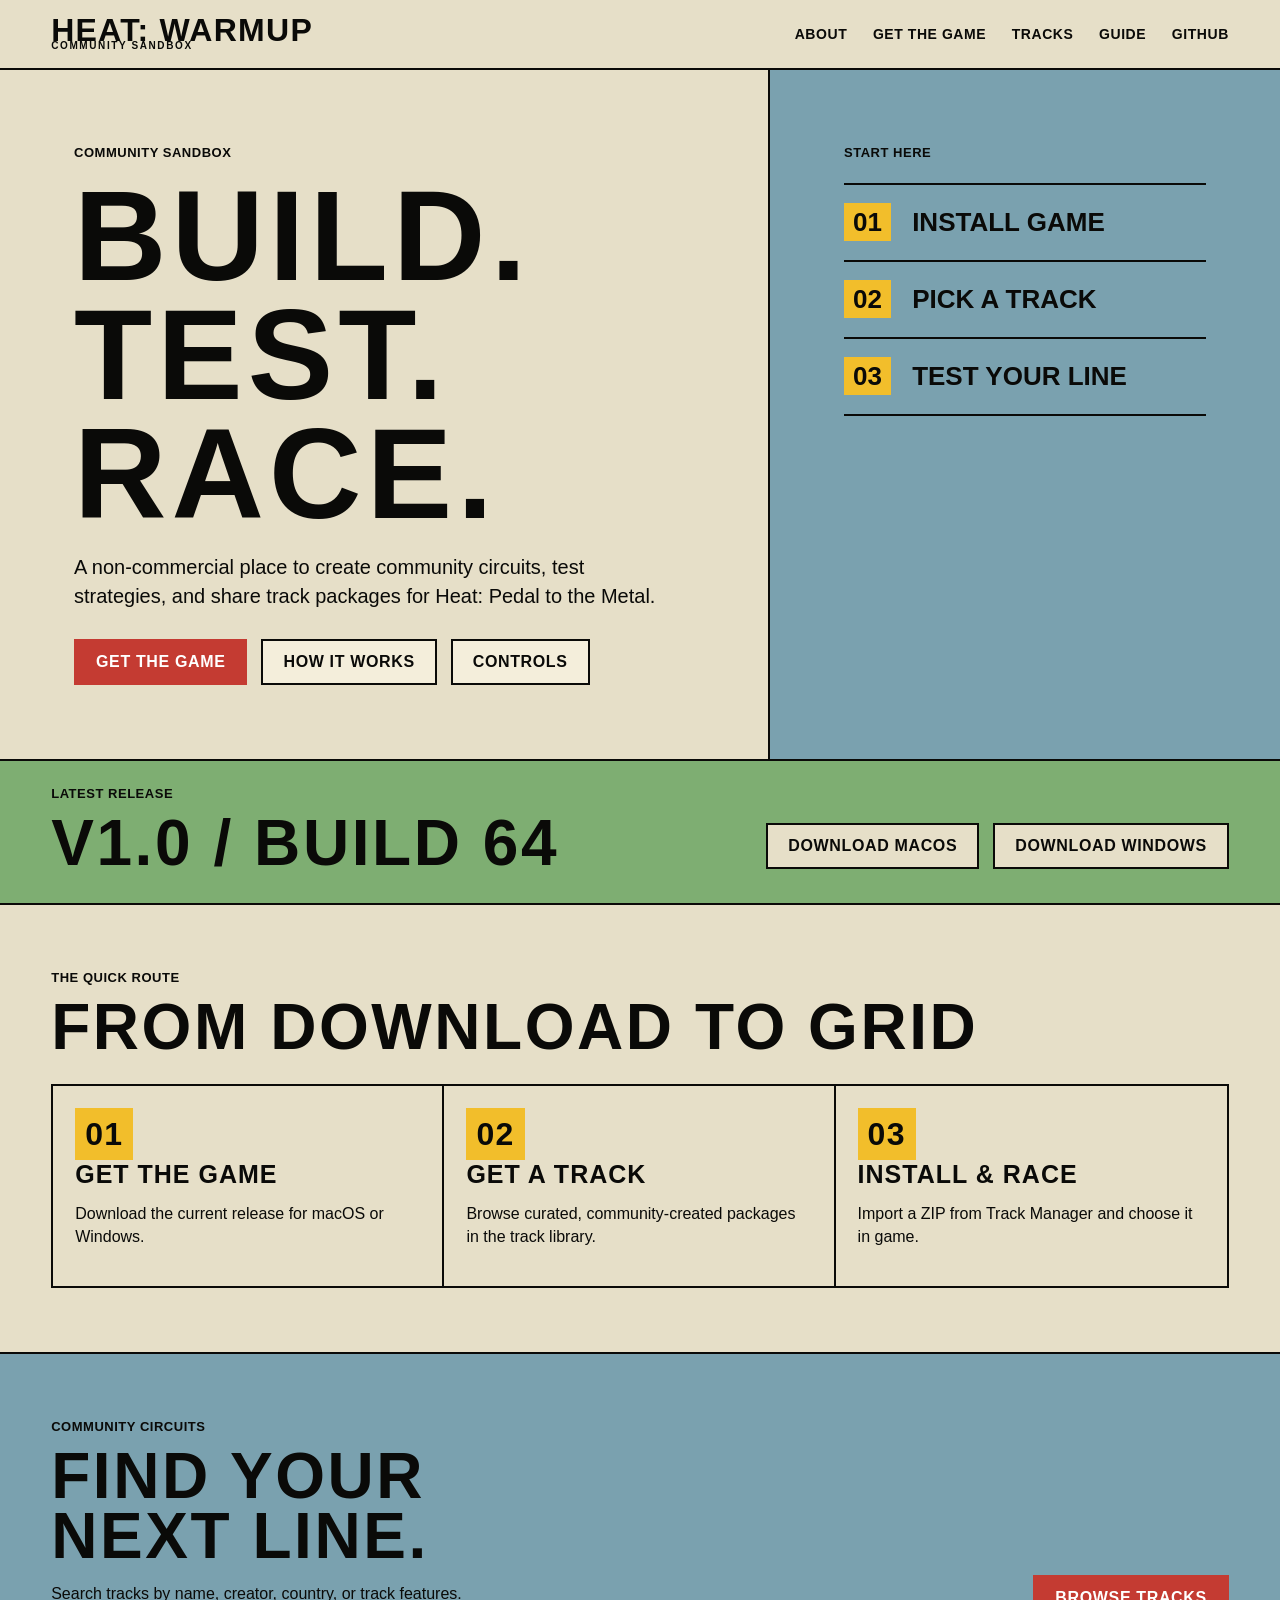
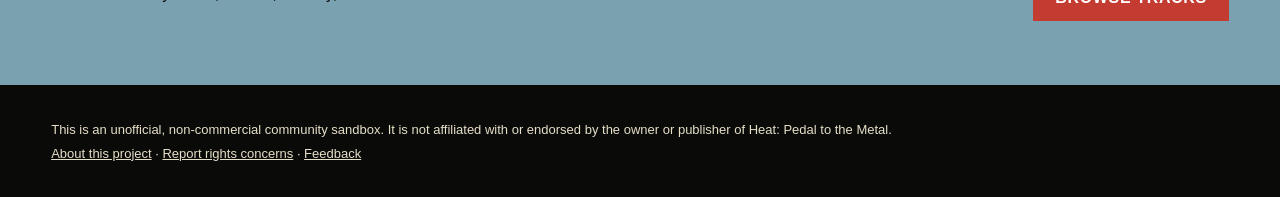
<file: index.html>
<!doctype html>
<html lang="en">
<head>
  <meta charset="utf-8">
  <meta name="viewport" content="width=device-width, initial-scale=1">
  <meta name="description" content="A non-commercial sandbox for community-created race tracks and strategy testing.">
  <title>HEAT: WARMUP — Community Sandbox</title>
  <link rel="stylesheet" href="assets/site.css">
</head>
<body>
  <a class="skip-link" href="#main">Skip to content</a>
  <header class="site-header">
    <a class="brand" href="index.html">HEAT: WARMUP <small>COMMUNITY SANDBOX</small></a>
    <nav aria-label="Main navigation">
      <a href="about.html">About</a><a href="#download">Get the game</a><a href="tracks.html">Tracks</a><a href="guide.html">Guide</a><a href="https://github.com/w1nterl0ng/heat-public">GitHub</a>
    </nav>
  </header>
  <main id="main">
    <section class="hero grid">
      <div>
        <p class="eyebrow">COMMUNITY SANDBOX</p>
        <h1>BUILD.<br>TEST.<br>RACE.</h1>
        <p class="lead">A non-commercial place to create community circuits, test strategies, and share track packages for Heat: Pedal to the Metal.</p>
        <div class="actions"><a class="button red" href="#download">GET THE GAME</a><a class="button" href="guide.html">HOW IT WORKS</a><a class="button" href="guide.html#controls">CONTROLS</a></div>
      </div>
      <aside class="pit-card" aria-label="Sandbox objectives">
        <p class="eyebrow">START HERE</p>
        <ol><li><b>01</b> INSTALL GAME</li><li><b>02</b> PICK A TRACK</li><li><b>03</b> TEST YOUR LINE</li></ol>
      </aside>
    </section>
    <section id="download" class="band green">
      <div><p class="eyebrow">LATEST RELEASE</p><h2 data-release-version>CHECKING RELEASE…</h2></div>
      <div class="platform-links" data-release-links><a class="button light" href="https://github.com/w1nterl0ng/heat-public/releases">VIEW DOWNLOADS</a></div>
    </section>
    <section class="section">
      <p class="eyebrow">THE QUICK ROUTE</p><h2>FROM DOWNLOAD TO GRID</h2>
      <div class="steps">
        <article><span>01</span><h3>GET THE GAME</h3><p>Download the current release for macOS or Windows.</p></article>
        <article><span>02</span><h3>GET A TRACK</h3><p>Browse curated, community-created packages in the track library.</p></article>
        <article><span>03</span><h3>INSTALL & RACE</h3><p>Import a ZIP from Track Manager and choose it in game.</p></article>
      </div>
    </section>
    <section class="callout grid">
      <div><p class="eyebrow">COMMUNITY CIRCUITS</p><h2>FIND YOUR<br>NEXT LINE.</h2><p>Search tracks by name, creator, country, or track features.</p></div>
      <a class="button red align-end" href="tracks.html">BROWSE TRACKS</a>
    </section>
  </main>
  <footer><p>This is an unofficial, non-commercial community sandbox. It is not affiliated with or endorsed by the owner or publisher of Heat: Pedal to the Metal.</p><p><a href="about.html">About this project</a> · <a href="rights.html">Report rights concerns</a> · <a href="https://github.com/w1nterl0ng/heat-public/issues">Feedback</a></p></footer>
  <script src="assets/site.js"></script>
</body>
</html>
</file>
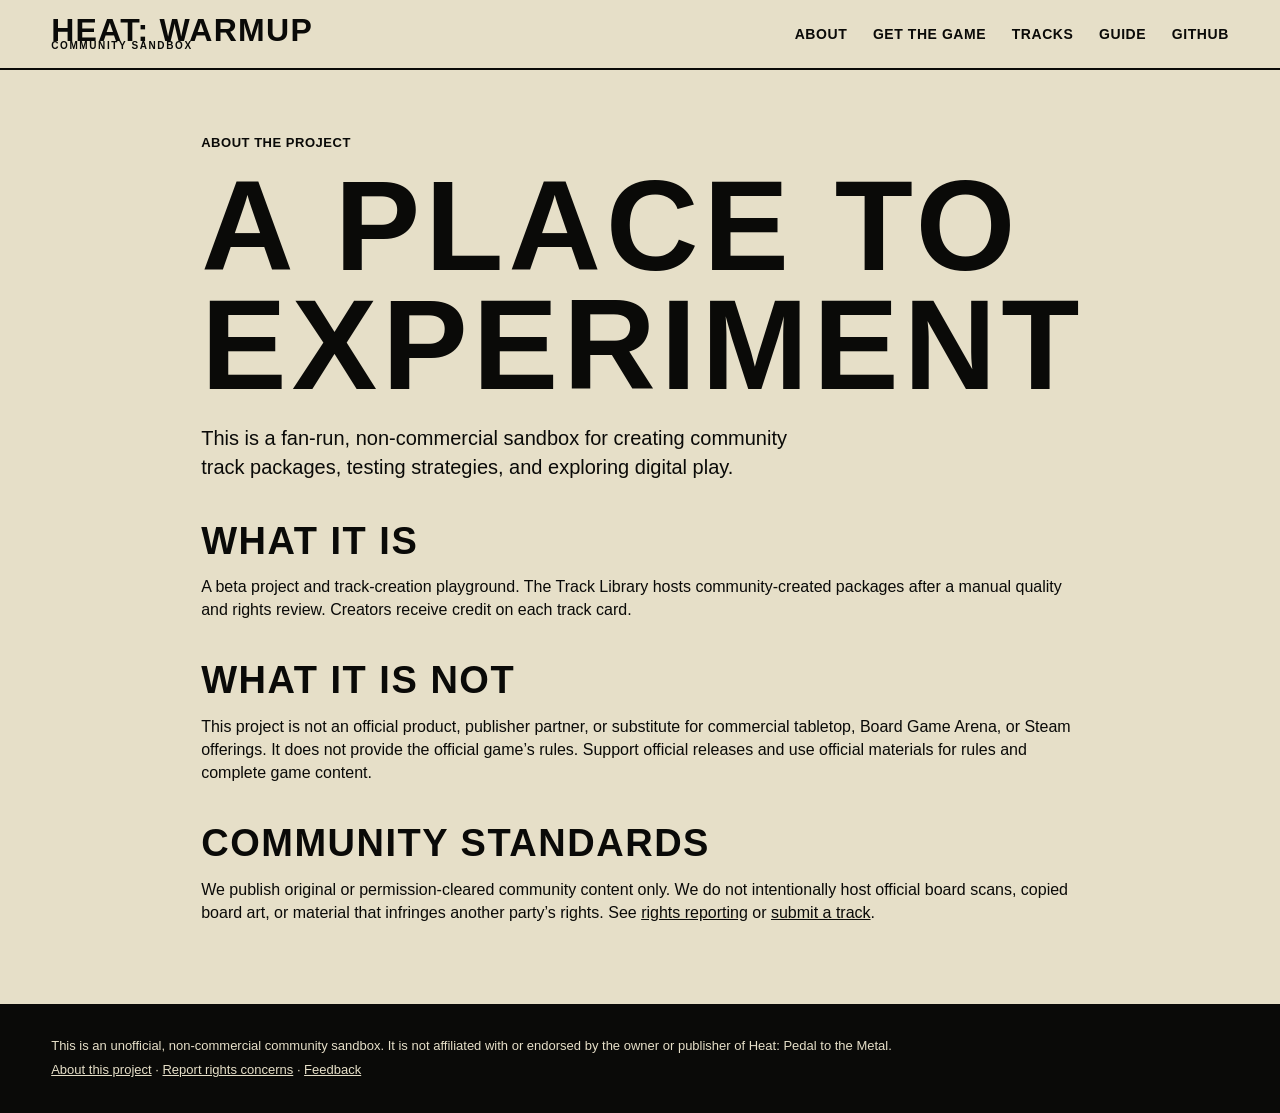
<file: about.html>
<!doctype html>
<html lang="en"><head><meta charset="utf-8"><meta name="viewport" content="width=device-width,initial-scale=1"><meta name="description" content="About the HEAT: WARMUP community project."><title>About — HEAT: WARMUP</title><link rel="stylesheet" href="assets/site.css"></head>
<body><a class="skip-link" href="#main">Skip to content</a><header class="site-header"><a class="brand" href="index.html">HEAT: WARMUP <small>COMMUNITY SANDBOX</small></a><nav aria-label="Main navigation"><a href="about.html">About</a><a href="index.html#download">Get the game</a><a href="tracks.html">Tracks</a><a href="guide.html">Guide</a><a href="https://github.com/w1nterl0ng/heat-public">GitHub</a></nav></header>
<main id="main" class="legal"><p class="eyebrow">ABOUT THE PROJECT</p><h1>A PLACE TO EXPERIMENT</h1><p class="lead">This is a fan-run, non-commercial sandbox for creating community track packages, testing strategies, and exploring digital play.</p><h2>What it is</h2><p>A beta project and track-creation playground. The Track Library hosts community-created packages after a manual quality and rights review. Creators receive credit on each track card.</p><h2>What it is not</h2><p>This project is not an official product, publisher partner, or substitute for commercial tabletop, Board Game Arena, or Steam offerings. It does not provide the official game’s rules. Support official releases and use official materials for rules and complete game content.</p><h2>Community standards</h2><p>We publish original or permission-cleared community content only. We do not intentionally host official board scans, copied board art, or material that infringes another party’s rights. See <a href="rights.html">rights reporting</a> or <a href="https://github.com/w1nterl0ng/heat-public/issues/new?template=track_submission.yml">submit a track</a>.</p></main>
<footer><p>This is an unofficial, non-commercial community sandbox. It is not affiliated with or endorsed by the owner or publisher of Heat: Pedal to the Metal.</p><p><a href="about.html">About this project</a> · <a href="rights.html">Report rights concerns</a> · <a href="https://github.com/w1nterl0ng/heat-public/issues">Feedback</a></p></footer><script src="assets/site.js"></script></body></html>
</file>
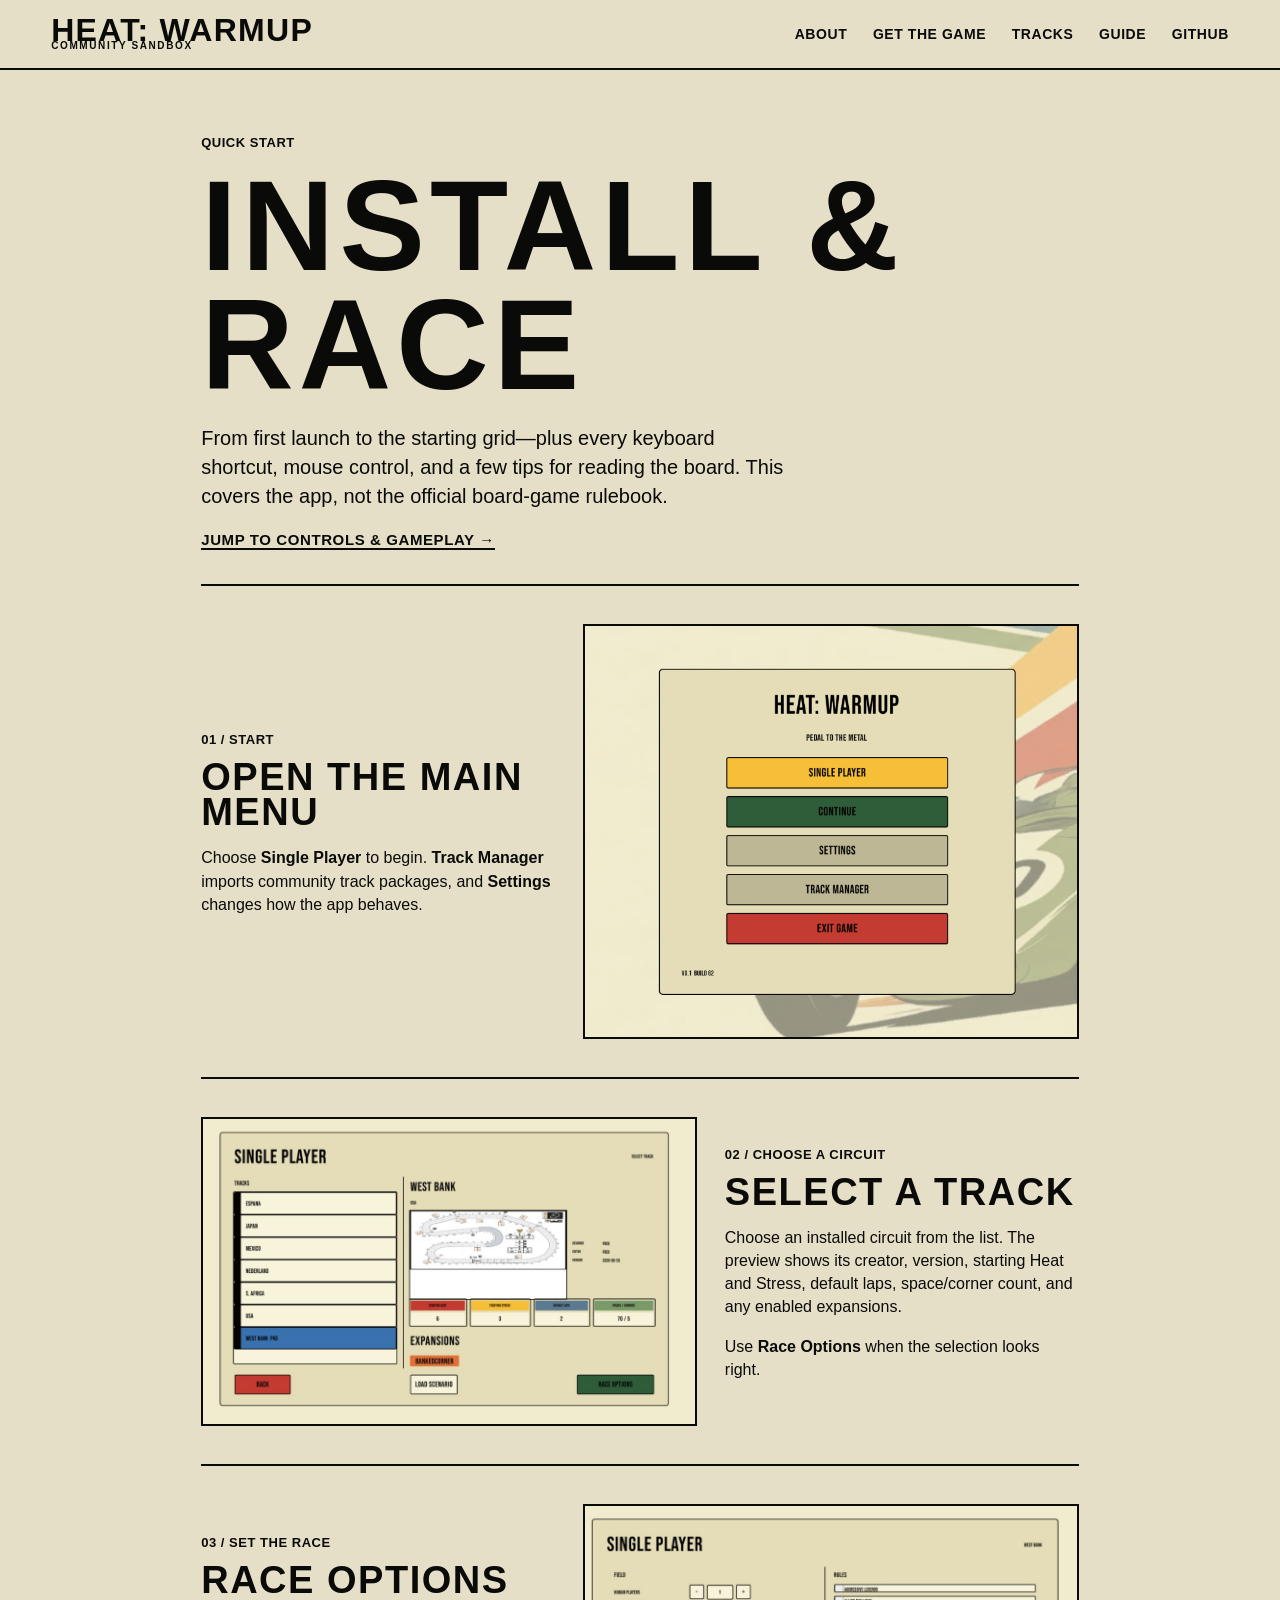
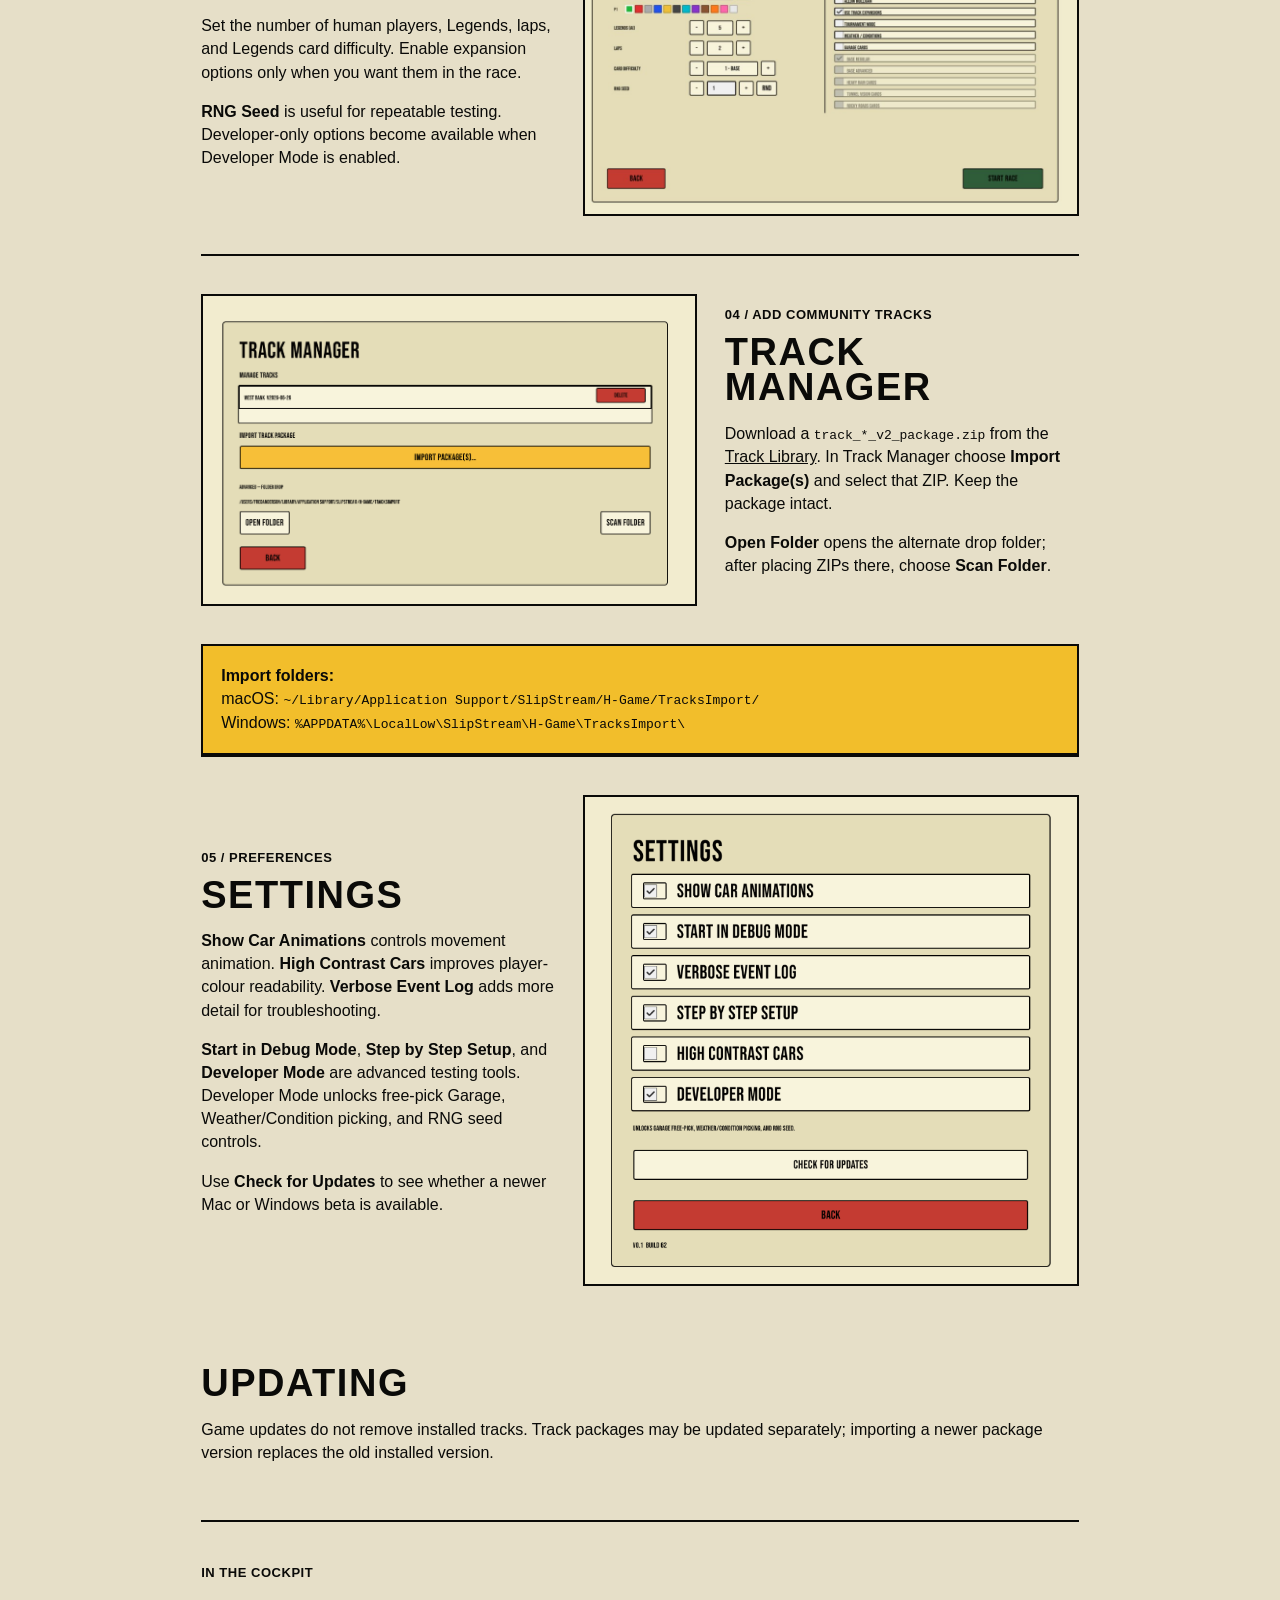
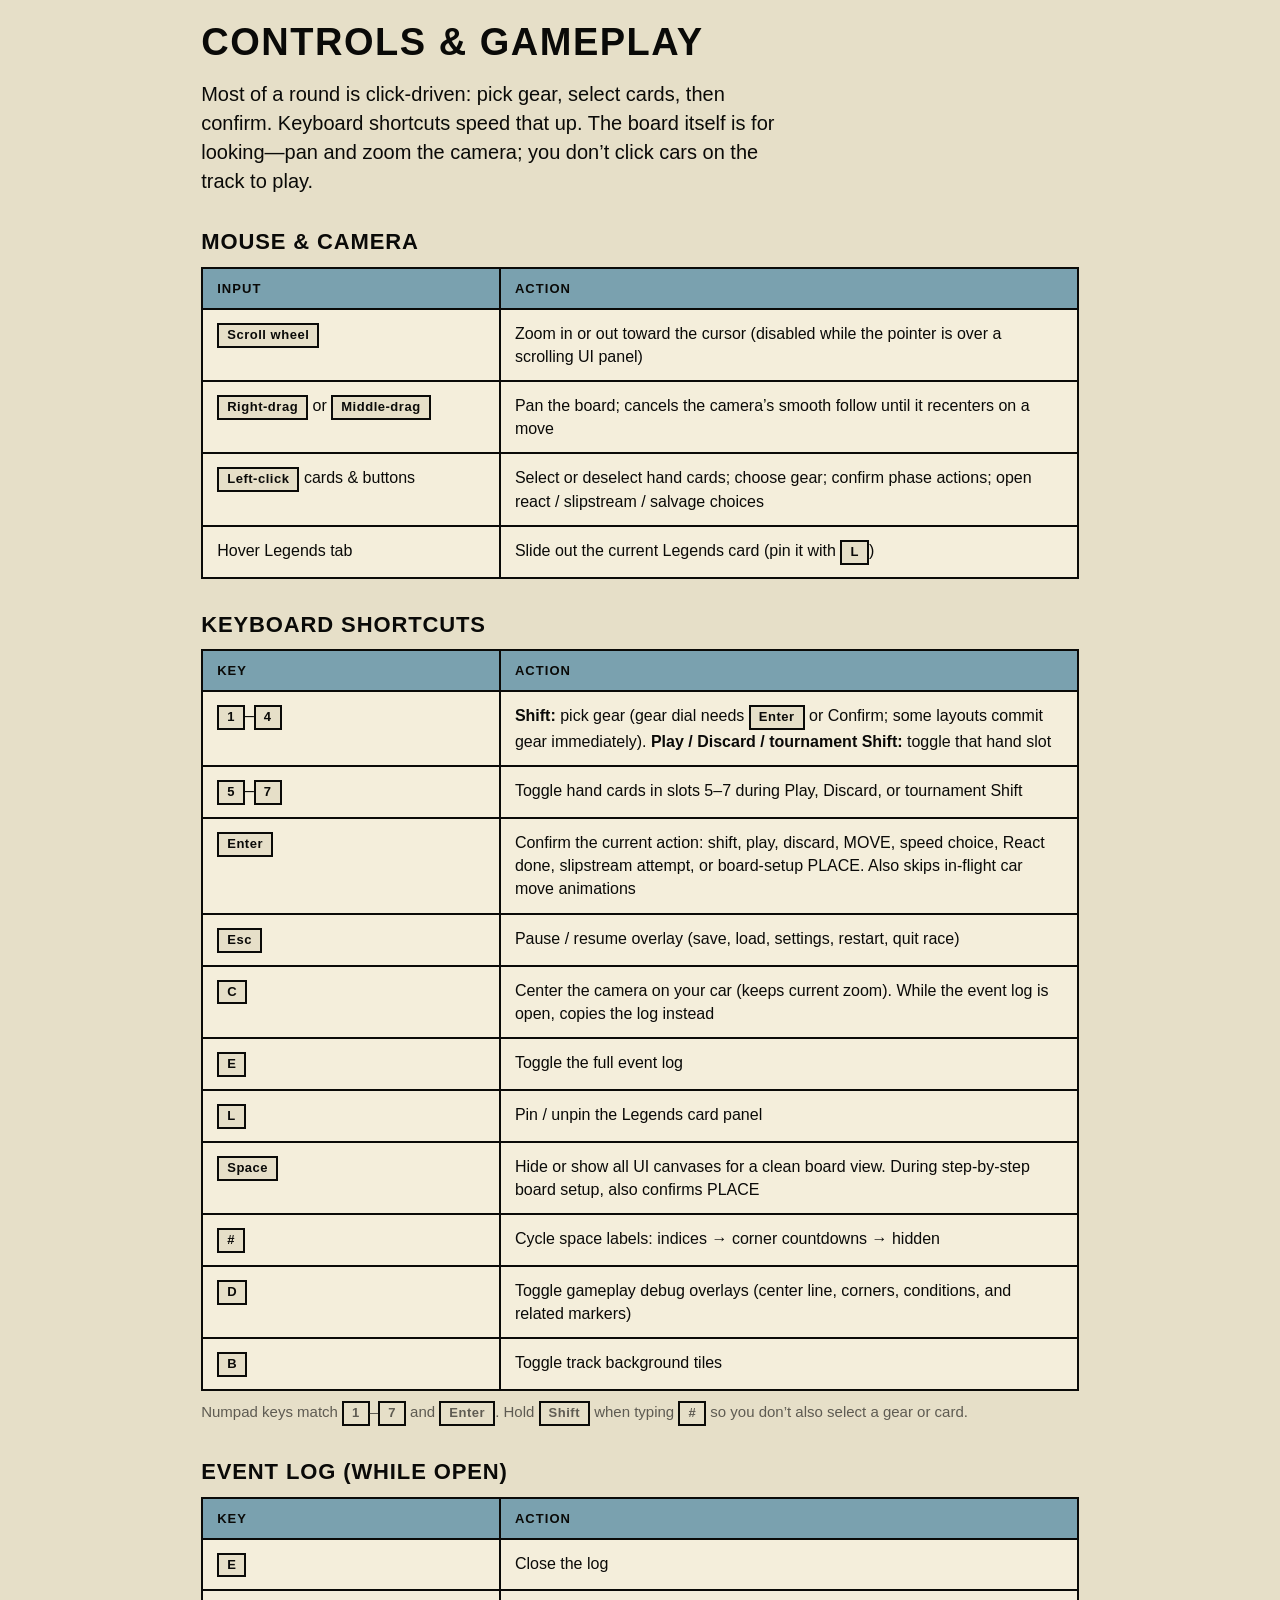
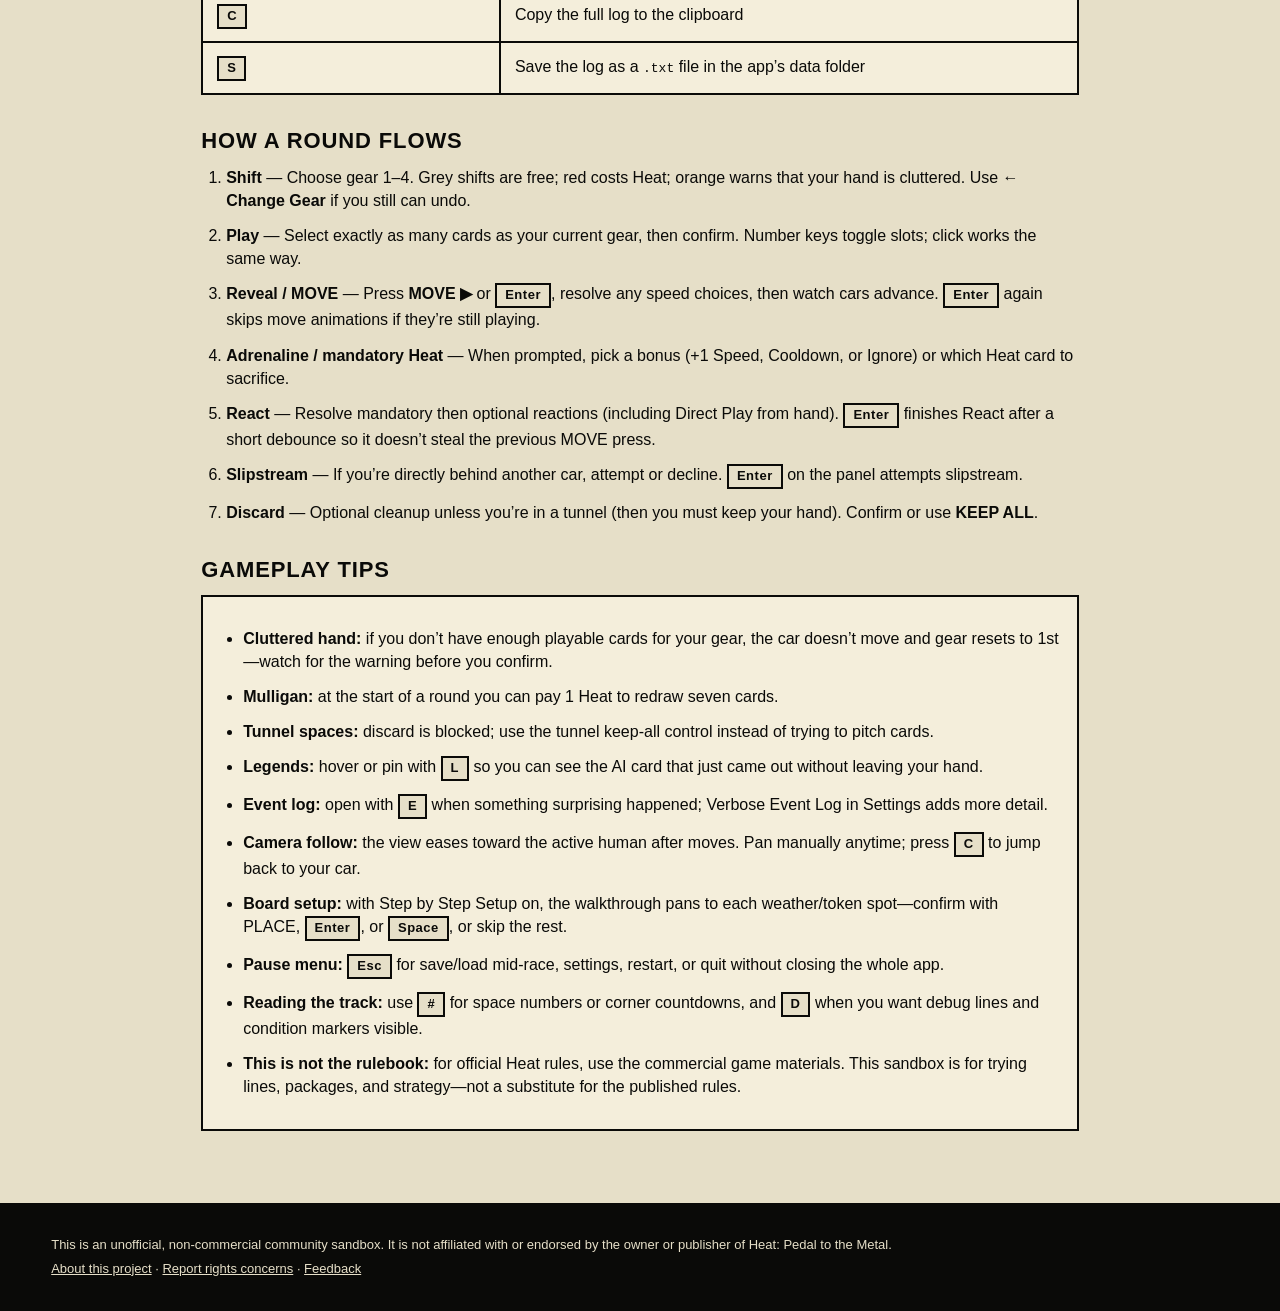
<file: guide.html>
<!doctype html>
<html lang="en">
<head>
  <meta charset="utf-8">
  <meta name="viewport" content="width=device-width,initial-scale=1">
  <meta name="description" content="Install HEAT: WARMUP, learn in-game keyboard and mouse controls, and get gameplay tips.">
  <title>Guide — HEAT: WARMUP</title>
  <link rel="stylesheet" href="assets/site.css">
</head>
<body>
  <a class="skip-link" href="#main">Skip to content</a>
  <header class="site-header">
    <a class="brand" href="index.html">HEAT: WARMUP <small>COMMUNITY SANDBOX</small></a>
    <nav aria-label="Main navigation">
      <a href="about.html">About</a>
      <a href="index.html#download">Get the game</a>
      <a href="tracks.html">Tracks</a>
      <a href="guide.html" aria-current="page">Guide</a>
      <a href="https://github.com/w1nterl0ng/heat-public">GitHub</a>
    </nav>
  </header>
  <main id="main" class="guide">
    <p class="eyebrow">QUICK START</p>
    <h1>INSTALL &amp; RACE</h1>
    <p class="lead">From first launch to the starting grid—plus every keyboard shortcut, mouse control, and a few tips for reading the board. This covers the app, not the official board-game rulebook.</p>
    <p class="guide-jump"><a href="#controls">Jump to controls &amp; gameplay →</a></p>

    <section class="guide-step">
      <div>
        <p class="eyebrow">01 / START</p>
        <h2>OPEN THE MAIN MENU</h2>
        <p>Choose <strong>Single Player</strong> to begin. <strong>Track Manager</strong> imports community track packages, and <strong>Settings</strong> changes how the app behaves.</p>
      </div>
      <img src="assets/guide/main-menu.png" alt="HEAT WARMUP main menu showing Single Player, Settings, and Track Manager">
    </section>

    <section class="guide-step reverse">
      <div>
        <p class="eyebrow">02 / CHOOSE A CIRCUIT</p>
        <h2>SELECT A TRACK</h2>
        <p>Choose an installed circuit from the list. The preview shows its creator, version, starting Heat and Stress, default laps, space/corner count, and any enabled expansions.</p>
        <p>Use <strong>Race Options</strong> when the selection looks right.</p>
      </div>
      <img src="assets/guide/select-track.png" alt="Single Player track selection screen with track preview and metadata">
    </section>

    <section class="guide-step">
      <div>
        <p class="eyebrow">03 / SET THE RACE</p>
        <h2>RACE OPTIONS</h2>
        <p>Set the number of human players, Legends, laps, and Legends card difficulty. Enable expansion options only when you want them in the race.</p>
        <p><strong>RNG Seed</strong> is useful for repeatable testing. Developer-only options become available when Developer Mode is enabled.</p>
      </div>
      <img src="assets/guide/race-options.png" alt="Single Player race options for players, Legends, laps, difficulty, and expansions">
    </section>

    <section class="guide-step reverse">
      <div>
        <p class="eyebrow">04 / ADD COMMUNITY TRACKS</p>
        <h2>TRACK MANAGER</h2>
        <p>Download a <code>track_*_v2_package.zip</code> from the <a href="tracks.html">Track Library</a>. In Track Manager choose <strong>Import Package(s)</strong> and select that ZIP. Keep the package intact.</p>
        <p><strong>Open Folder</strong> opens the alternate drop folder; after placing ZIPs there, choose <strong>Scan Folder</strong>.</p>
      </div>
      <img src="assets/guide/track-manager.png" alt="Track Manager showing Import Package, Open Folder, and Scan Folder controls">
    </section>

    <div class="notice">
      <strong>Import folders:</strong><br>
      macOS: <code>~/Library/Application Support/SlipStream/H-Game/TracksImport/</code><br>
      Windows: <code>%APPDATA%\LocalLow\SlipStream\H-Game\TracksImport\</code>
    </div>

    <section class="guide-step">
      <div>
        <p class="eyebrow">05 / PREFERENCES</p>
        <h2>SETTINGS</h2>
        <p><strong>Show Car Animations</strong> controls movement animation. <strong>High Contrast Cars</strong> improves player-colour readability. <strong>Verbose Event Log</strong> adds more detail for troubleshooting.</p>
        <p><strong>Start in Debug Mode</strong>, <strong>Step by Step Setup</strong>, and <strong>Developer Mode</strong> are advanced testing tools. Developer Mode unlocks free-pick Garage, Weather/Condition picking, and RNG seed controls.</p>
        <p>Use <strong>Check for Updates</strong> to see whether a newer Mac or Windows beta is available.</p>
      </div>
      <img src="assets/guide/settings.png" alt="Settings screen showing animation, debug, event log, accessibility, developer mode, and update controls">
    </section>

    <h2>UPDATING</h2>
    <p>Game updates do not remove installed tracks. Track packages may be updated separately; importing a newer package version replaces the old installed version.</p>

    <section id="controls" class="controls">
      <p class="eyebrow">IN THE COCKPIT</p>
      <h2>CONTROLS &amp; GAMEPLAY</h2>
      <p class="lead">Most of a round is click-driven: pick gear, select cards, then confirm. Keyboard shortcuts speed that up. The board itself is for looking—pan and zoom the camera; you don’t click cars on the track to play.</p>

      <h3>Mouse &amp; camera</h3>
      <table class="command-table">
        <thead>
          <tr><th scope="col">Input</th><th scope="col">Action</th></tr>
        </thead>
        <tbody>
          <tr><td><kbd>Scroll wheel</kbd></td><td>Zoom in or out toward the cursor (disabled while the pointer is over a scrolling UI panel)</td></tr>
          <tr><td><kbd>Right-drag</kbd> or <kbd>Middle-drag</kbd></td><td>Pan the board; cancels the camera’s smooth follow until it recenters on a move</td></tr>
          <tr><td><kbd>Left-click</kbd> cards &amp; buttons</td><td>Select or deselect hand cards; choose gear; confirm phase actions; open react / slipstream / salvage choices</td></tr>
          <tr><td>Hover Legends tab</td><td>Slide out the current Legends card (pin it with <kbd>L</kbd>)</td></tr>
        </tbody>
      </table>

      <h3>Keyboard shortcuts</h3>
      <table class="command-table">
        <thead>
          <tr><th scope="col">Key</th><th scope="col">Action</th></tr>
        </thead>
        <tbody>
          <tr><td><kbd>1</kbd>–<kbd>4</kbd></td><td><strong>Shift:</strong> pick gear (gear dial needs <kbd>Enter</kbd> or Confirm; some layouts commit gear immediately). <strong>Play / Discard / tournament Shift:</strong> toggle that hand slot</td></tr>
          <tr><td><kbd>5</kbd>–<kbd>7</kbd></td><td>Toggle hand cards in slots 5–7 during Play, Discard, or tournament Shift</td></tr>
          <tr><td><kbd>Enter</kbd></td><td>Confirm the current action: shift, play, discard, MOVE, speed choice, React done, slipstream attempt, or board-setup PLACE. Also skips in-flight car move animations</td></tr>
          <tr><td><kbd>Esc</kbd></td><td>Pause / resume overlay (save, load, settings, restart, quit race)</td></tr>
          <tr><td><kbd>C</kbd></td><td>Center the camera on your car (keeps current zoom). While the event log is open, copies the log instead</td></tr>
          <tr><td><kbd>E</kbd></td><td>Toggle the full event log</td></tr>
          <tr><td><kbd>L</kbd></td><td>Pin / unpin the Legends card panel</td></tr>
          <tr><td><kbd>Space</kbd></td><td>Hide or show all UI canvases for a clean board view. During step-by-step board setup, also confirms PLACE</td></tr>
          <tr><td><kbd>#</kbd></td><td>Cycle space labels: indices → corner countdowns → hidden</td></tr>
          <tr><td><kbd>D</kbd></td><td>Toggle gameplay debug overlays (center line, corners, conditions, and related markers)</td></tr>
          <tr><td><kbd>B</kbd></td><td>Toggle track background tiles</td></tr>
        </tbody>
      </table>
      <p class="hint">Numpad keys match <kbd>1</kbd>–<kbd>7</kbd> and <kbd>Enter</kbd>. Hold <kbd>Shift</kbd> when typing <kbd>#</kbd> so you don’t also select a gear or card.</p>

      <h3>Event log (while open)</h3>
      <table class="command-table">
        <thead>
          <tr><th scope="col">Key</th><th scope="col">Action</th></tr>
        </thead>
        <tbody>
          <tr><td><kbd>E</kbd></td><td>Close the log</td></tr>
          <tr><td><kbd>C</kbd></td><td>Copy the full log to the clipboard</td></tr>
          <tr><td><kbd>S</kbd></td><td>Save the log as a <code>.txt</code> file in the app’s data folder</td></tr>
        </tbody>
      </table>

      <h3>How a round flows</h3>
      <ol class="flow-list">
        <li><strong>Shift</strong> — Choose gear 1–4. Grey shifts are free; red costs Heat; orange warns that your hand is cluttered. Use <strong>← Change Gear</strong> if you still can undo.</li>
        <li><strong>Play</strong> — Select exactly as many cards as your current gear, then confirm. Number keys toggle slots; click works the same way.</li>
        <li><strong>Reveal / MOVE</strong> — Press <strong>MOVE ▶</strong> or <kbd>Enter</kbd>, resolve any speed choices, then watch cars advance. <kbd>Enter</kbd> again skips move animations if they’re still playing.</li>
        <li><strong>Adrenaline / mandatory Heat</strong> — When prompted, pick a bonus (+1 Speed, Cooldown, or Ignore) or which Heat card to sacrifice.</li>
        <li><strong>React</strong> — Resolve mandatory then optional reactions (including Direct Play from hand). <kbd>Enter</kbd> finishes React after a short debounce so it doesn’t steal the previous MOVE press.</li>
        <li><strong>Slipstream</strong> — If you’re directly behind another car, attempt or decline. <kbd>Enter</kbd> on the panel attempts slipstream.</li>
        <li><strong>Discard</strong> — Optional cleanup unless you’re in a tunnel (then you must keep your hand). Confirm or use <strong>KEEP ALL</strong>.</li>
      </ol>

      <h3>Gameplay tips</h3>
      <ul class="tip-list">
        <li><strong>Cluttered hand:</strong> if you don’t have enough playable cards for your gear, the car doesn’t move and gear resets to 1st—watch for the warning before you confirm.</li>
        <li><strong>Mulligan:</strong> at the start of a round you can pay 1 Heat to redraw seven cards.</li>
        <li><strong>Tunnel spaces:</strong> discard is blocked; use the tunnel keep-all control instead of trying to pitch cards.</li>
        <li><strong>Legends:</strong> hover or pin with <kbd>L</kbd> so you can see the AI card that just came out without leaving your hand.</li>
        <li><strong>Event log:</strong> open with <kbd>E</kbd> when something surprising happened; Verbose Event Log in Settings adds more detail.</li>
        <li><strong>Camera follow:</strong> the view eases toward the active human after moves. Pan manually anytime; press <kbd>C</kbd> to jump back to your car.</li>
        <li><strong>Board setup:</strong> with Step by Step Setup on, the walkthrough pans to each weather/token spot—confirm with PLACE, <kbd>Enter</kbd>, or <kbd>Space</kbd>, or skip the rest.</li>
        <li><strong>Pause menu:</strong> <kbd>Esc</kbd> for save/load mid-race, settings, restart, or quit without closing the whole app.</li>
        <li><strong>Reading the track:</strong> use <kbd>#</kbd> for space numbers or corner countdowns, and <kbd>D</kbd> when you want debug lines and condition markers visible.</li>
        <li><strong>This is not the rulebook:</strong> for official Heat rules, use the commercial game materials. This sandbox is for trying lines, packages, and strategy—not a substitute for the published rules.</li>
      </ul>
    </section>
  </main>
  <footer>
    <p>This is an unofficial, non-commercial community sandbox. It is not affiliated with or endorsed by the owner or publisher of Heat: Pedal to the Metal.</p>
    <p><a href="about.html">About this project</a> · <a href="rights.html">Report rights concerns</a> · <a href="https://github.com/w1nterl0ng/heat-public/issues">Feedback</a></p>
  </footer>
  <script src="assets/site.js"></script>
</body>
</html>
</file>
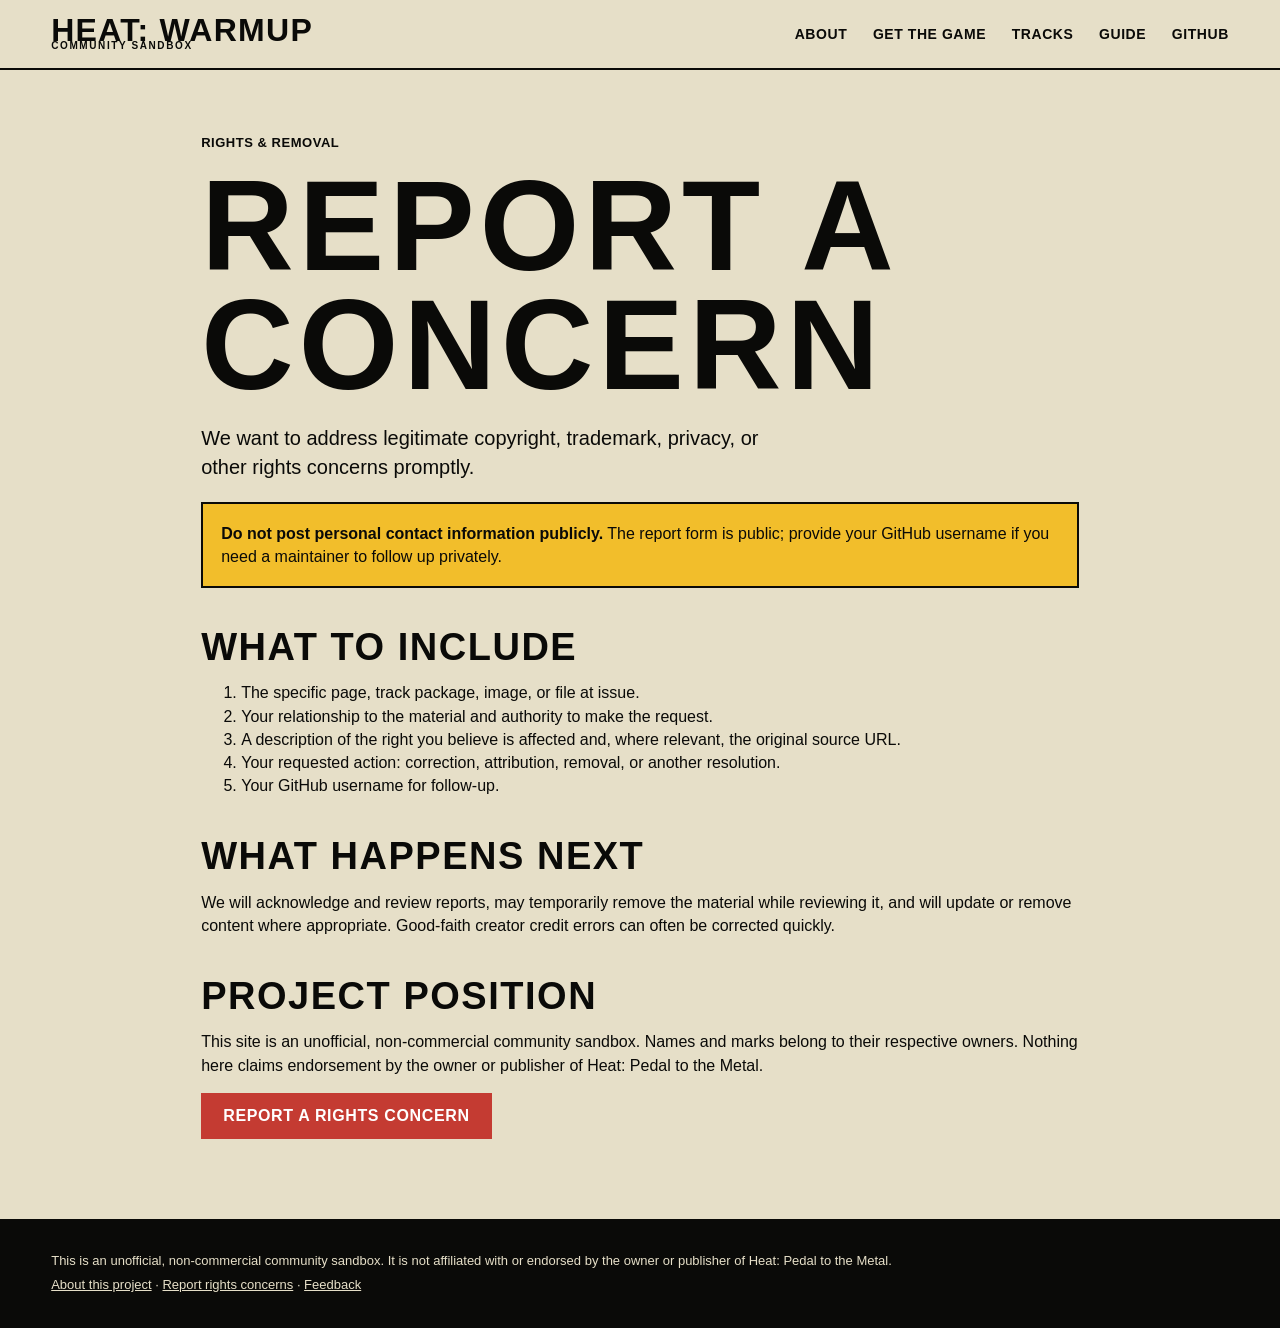
<file: rights.html>
<!doctype html>
<html lang="en"><head><meta charset="utf-8"><meta name="viewport" content="width=device-width,initial-scale=1"><meta name="description" content="Report a copyright, trademark, or other rights concern."><title>Rights Reporting — HEAT: WARMUP</title><link rel="stylesheet" href="assets/site.css"></head>
<body><a class="skip-link" href="#main">Skip to content</a><header class="site-header"><a class="brand" href="index.html">HEAT: WARMUP <small>COMMUNITY SANDBOX</small></a><nav aria-label="Main navigation"><a href="about.html">About</a><a href="index.html#download">Get the game</a><a href="tracks.html">Tracks</a><a href="guide.html">Guide</a><a href="https://github.com/w1nterl0ng/heat-public">GitHub</a></nav></header>
<main id="main" class="legal"><p class="eyebrow">RIGHTS & REMOVAL</p><h1>REPORT A CONCERN</h1><p class="lead">We want to address legitimate copyright, trademark, privacy, or other rights concerns promptly.</p><div class="notice"><strong>Do not post personal contact information publicly.</strong> The report form is public; provide your GitHub username if you need a maintainer to follow up privately.</div><h2>What to include</h2><ol><li>The specific page, track package, image, or file at issue.</li><li>Your relationship to the material and authority to make the request.</li><li>A description of the right you believe is affected and, where relevant, the original source URL.</li><li>Your requested action: correction, attribution, removal, or another resolution.</li><li>Your GitHub username for follow-up.</li></ol><h2>What happens next</h2><p>We will acknowledge and review reports, may temporarily remove the material while reviewing it, and will update or remove content where appropriate. Good-faith creator credit errors can often be corrected quickly.</p><h2>Project position</h2><p>This site is an unofficial, non-commercial community sandbox. Names and marks belong to their respective owners. Nothing here claims endorsement by the owner or publisher of Heat: Pedal to the Metal.</p><p><a class="button red" href="https://github.com/w1nterl0ng/heat-public/issues/new?template=rights_report.yml">REPORT A RIGHTS CONCERN</a></p></main>
<footer><p>This is an unofficial, non-commercial community sandbox. It is not affiliated with or endorsed by the owner or publisher of Heat: Pedal to the Metal.</p><p><a href="about.html">About this project</a> · <a href="rights.html">Report rights concerns</a> · <a href="https://github.com/w1nterl0ng/heat-public/issues">Feedback</a></p></footer><script src="assets/site.js"></script></body></html>
</file>
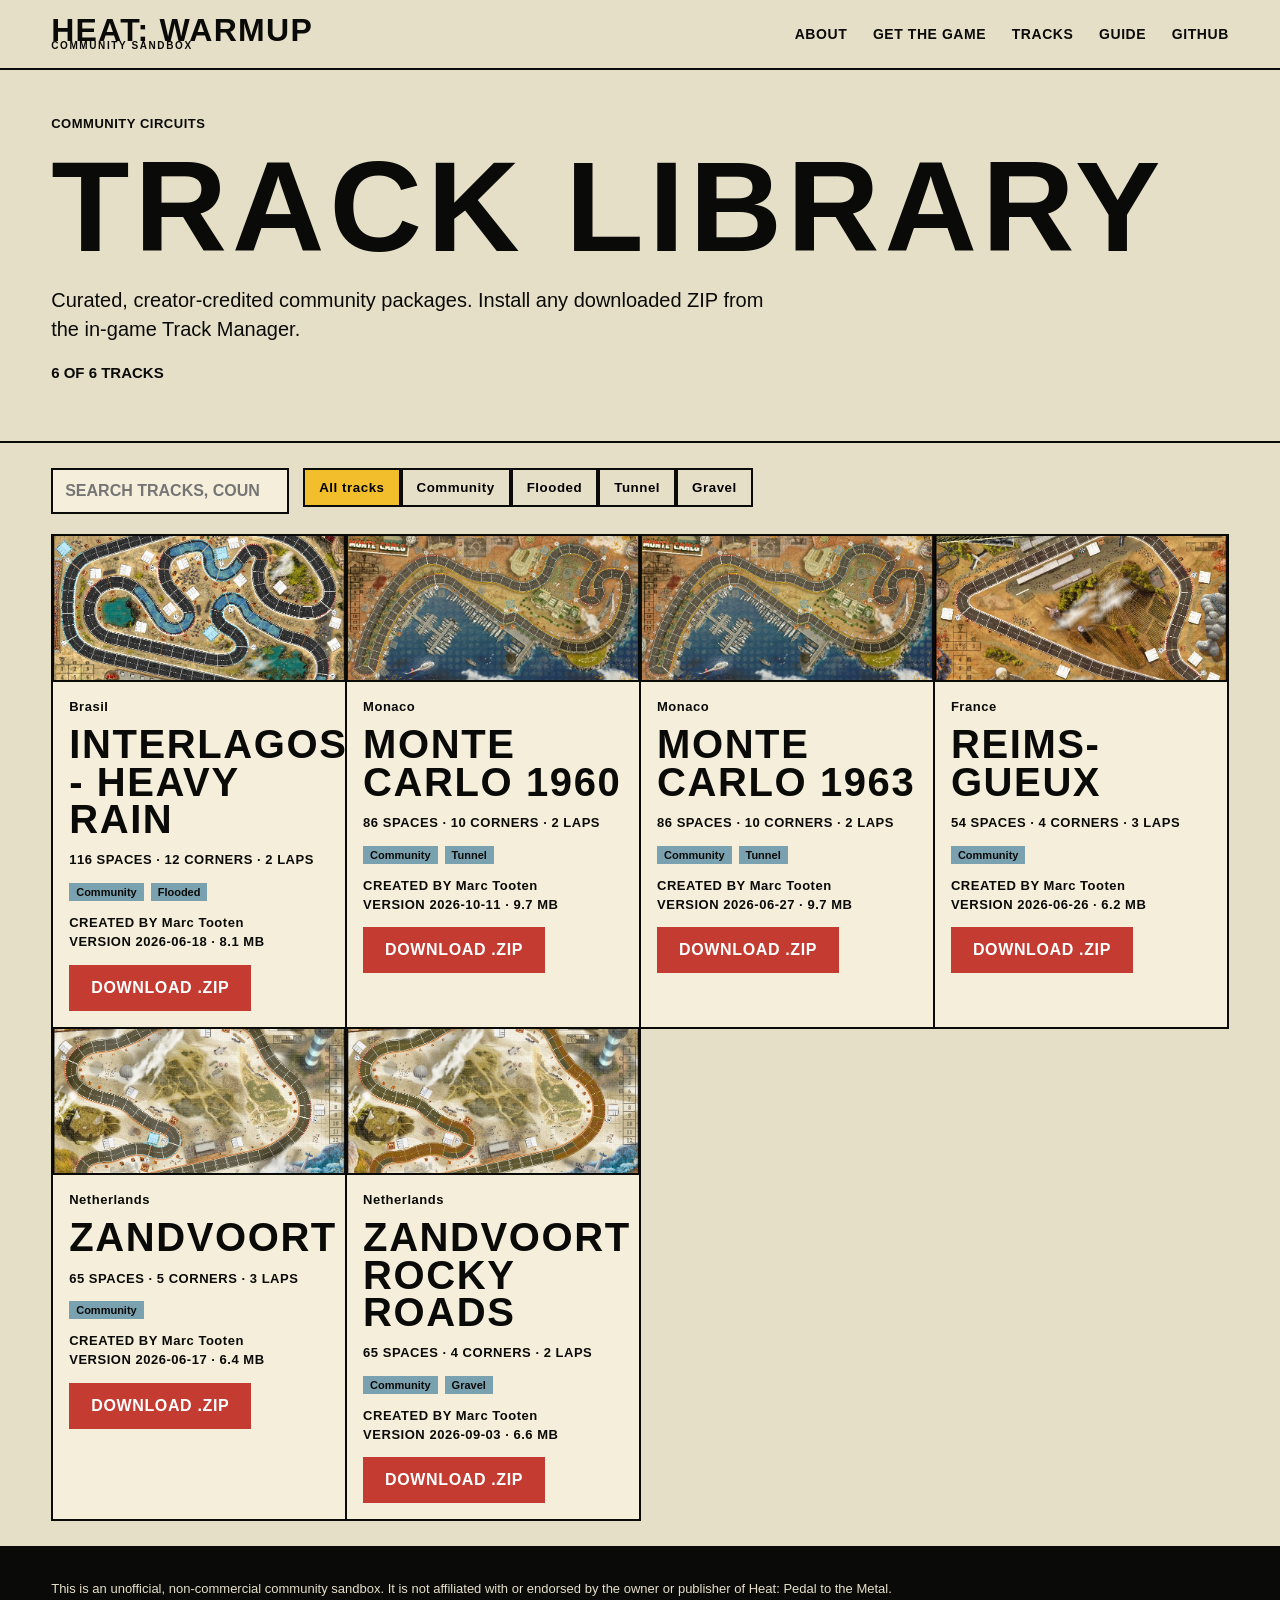
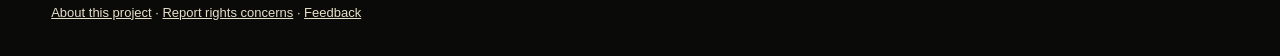
<file: tracks.html>
<!doctype html>
<html lang="en"><head><meta charset="utf-8"><meta name="viewport" content="width=device-width,initial-scale=1"><meta name="description" content="Curated community track packages for the HEAT: WARMUP sandbox."><title>Track Library — HEAT: WARMUP</title><link rel="stylesheet" href="assets/site.css"></head>
<body><a class="skip-link" href="#main">Skip to content</a><header class="site-header"><a class="brand" href="index.html">HEAT: WARMUP <small>COMMUNITY SANDBOX</small></a><nav aria-label="Main navigation"><a href="about.html">About</a><a href="index.html#download">Get the game</a><a href="tracks.html">Tracks</a><a href="guide.html">Guide</a><a href="https://github.com/w1nterl0ng/heat-public">GitHub</a></nav></header>
<main id="main"><section class="page-header"><p class="eyebrow">COMMUNITY CIRCUITS</p><h1>TRACK LIBRARY</h1><p class="lead">Curated, creator-credited community packages. Install any downloaded ZIP from the in-game Track Manager.</p><p class="status" id="track-count">LOADING TRACKS…</p></section><section class="library"><div class="search-row"><label><span class="skip-link">Search tracks</span><input id="track-search" type="search" placeholder="SEARCH TRACKS, COUNTRIES, DESIGNERS…" autocomplete="off"></label><div id="filters" aria-label="Track filters"></div></div><div id="track-grid" class="track-grid" aria-live="polite"></div><div id="track-empty" class="empty" hidden><h2>NO TRACKS FOUND</h2><p>Try another search or clear the selected filters.</p><button class="filter" id="clear-filters">CLEAR FILTERS</button></div><noscript><p class="notice">Track search needs JavaScript. Package links are available from the GitHub releases page.</p></noscript></section></main>
<footer><p>This is an unofficial, non-commercial community sandbox. It is not affiliated with or endorsed by the owner or publisher of Heat: Pedal to the Metal.</p><p><a href="about.html">About this project</a> · <a href="rights.html">Report rights concerns</a> · <a href="https://github.com/w1nterl0ng/heat-public/issues">Feedback</a></p></footer><script src="assets/site.js"></script></body></html>
</file>
<file: assets/site.css>
:root{--paper:#e6dfc8;--panel:#f4eedb;--ink:#0a0a08;--line:#5e5b52;--green:#7eae72;--blue:#7aa1af;--red:#c43b32;--yellow:#f2be2b;--muted:#8e8772;--display:"Arial Narrow","Roboto Condensed",Impact,sans-serif;--body:Arial,Helvetica,sans-serif}
*{box-sizing:border-box}html{scroll-behavior:smooth}body{margin:0;background:var(--paper);color:var(--ink);font-family:var(--body);line-height:1.45}.skip-link{position:absolute;left:-999px}.skip-link:focus{left:1rem;top:1rem;background:white;padding:.5rem;z-index:9}a{color:inherit}a:focus-visible,button:focus-visible,input:focus-visible{outline:3px solid var(--blue);outline-offset:3px}.site-header{border-bottom:2px solid var(--ink);display:flex;align-items:center;justify-content:space-between;min-height:70px;padding:10px clamp(18px,4vw,54px);gap:20px}.brand,.site-header nav a,h1,h2,h3,.eyebrow,.button,.steps span,.filter,.track-meta{font-family:var(--display);font-weight:800;letter-spacing:.04em}.brand{font-size:32px;line-height:.75;text-decoration:none}.brand small{display:block;font-family:var(--body);font-size:10px;letter-spacing:.16em}.site-header nav{display:flex;gap:clamp(10px,2vw,28px);font-size:14px;text-transform:uppercase}.site-header nav a{text-decoration:none}.site-header nav a:hover{text-decoration:underline}.grid{display:grid;grid-template-columns:3fr 2fr}.hero{min-height:450px;border-bottom:2px solid var(--ink)}.hero>div,.hero aside{padding:clamp(30px,6vw,74px)}.hero aside{border-left:2px solid var(--ink);background:var(--blue)}.eyebrow{font-size:13px;margin:0 0 10px}h1,h2,h3{line-height:.93;margin:.1em 0;text-transform:uppercase}h1{font-size:clamp(66px,10vw,140px)}h2{font-size:clamp(40px,5vw,70px)}h3{font-size:25px}.lead{max-width:590px;font-size:20px}.actions,.platform-links{display:flex;gap:14px;flex-wrap:wrap;margin-top:28px}.button{display:inline-block;border:2px solid var(--ink);padding:13px 20px;text-decoration:none;font-size:16px;line-height:1;background:var(--panel)}.button:hover{background:var(--ink);color:var(--paper)}.button.red{background:var(--red);color:white;border-color:var(--red)}.button.light{background:var(--paper)}.pit-card ol{list-style:none;padding:0;margin:20px 0}.pit-card li{border-top:2px solid var(--ink);font:700 26px var(--display);padding:22px 0}.pit-card li:last-child{border-bottom:2px solid var(--ink)}.pit-card b{background:var(--yellow);padding:4px 9px;margin-right:14px}.band{padding:24px clamp(18px,4vw,54px);display:flex;justify-content:space-between;align-items:center;gap:25px;border-bottom:2px solid var(--ink)}.green{background:var(--green)}.section,.callout{padding:clamp(35px,5vw,70px) clamp(18px,4vw,54px);border-bottom:2px solid var(--ink)}.steps{display:grid;grid-template-columns:repeat(3,1fr);border:2px solid var(--ink);margin-top:26px}.steps article{padding:22px;border-right:2px solid var(--ink)}.steps article:last-child{border:0}.steps span{display:inline-block;background:var(--yellow);font-size:32px;padding:3px 10px}.callout{background:var(--blue);align-items:end}.align-end{justify-self:end}footer{padding:28px clamp(18px,4vw,54px);background:var(--ink);color:var(--paper);font-size:13px}footer p{max-width:900px;margin:.4em 0}
.page-header{padding:45px clamp(18px,4vw,54px);border-bottom:2px solid var(--ink)}.page-header p{max-width:720px}.library{padding:25px clamp(18px,4vw,54px)}.search-row{display:flex;gap:14px;flex-wrap:wrap;margin-bottom:20px}.search-row input{background:var(--panel);border:2px solid var(--ink);padding:12px;font:700 16px var(--display);min-width:min(100%,390px)}.filter{border:2px solid var(--ink);background:var(--paper);padding:10px 14px;cursor:pointer}.filter[aria-pressed=true]{background:var(--yellow)}.track-grid{display:grid;grid-template-columns:repeat(auto-fill,minmax(290px,1fr));border-left:2px solid var(--ink);border-top:2px solid var(--ink)}.track-card{scroll-margin-top:16px;background:var(--panel);border-right:2px solid var(--ink);border-bottom:2px solid var(--ink);display:flex;flex-direction:column}.track-card img{width:100%;aspect-ratio:2/1;object-fit:cover;border-bottom:2px solid var(--ink);background:var(--muted)}.track-card>div{padding:16px}.track-card h2{font-size:40px}.track-meta{font-size:13px}.tags{display:flex;gap:7px;flex-wrap:wrap;margin:12px 0}.tag{background:var(--blue);padding:3px 7px;font:700 11px var(--display)}.track-card .button{margin-top:auto;align-self:flex-start}.empty{border:2px solid var(--ink);padding:35px;background:var(--panel)}.guide,.legal{max-width:880px;padding:clamp(30px,5vw,70px) clamp(18px,4vw,54px);margin:auto}.guide h2,.legal h2{font-size:38px;margin-top:42px}.guide ol{padding-left:25px}.guide li{margin:12px 0}.notice{padding:18px;border:2px solid var(--ink);background:var(--yellow)}.status{font:700 15px var(--display)}
.page-header{padding:45px clamp(18px,4vw,54px);border-bottom:2px solid var(--ink)}.page-header p{max-width:720px}.library{padding:25px clamp(18px,4vw,54px)}.search-row{display:flex;gap:14px;flex-wrap:wrap;margin-bottom:20px}.search-row input{background:var(--panel);border:2px solid var(--ink);padding:12px;font:700 16px var(--display);min-width:min(100%,390px)}.filter{border:2px solid var(--ink);background:var(--paper);padding:10px 14px;cursor:pointer}.filter[aria-pressed=true]{background:var(--yellow)}.track-grid{display:grid;grid-template-columns:repeat(auto-fill,minmax(290px,1fr));border-left:2px solid var(--ink);border-top:2px solid var(--ink)}.track-card{scroll-margin-top:16px;background:var(--panel);border-right:2px solid var(--ink);border-bottom:2px solid var(--ink);display:flex;flex-direction:column}.track-card img{width:100%;aspect-ratio:2/1;object-fit:cover;border-bottom:2px solid var(--ink);background:var(--muted)}.track-card>div{padding:16px}.track-card h2{font-size:40px}.track-meta{font-size:13px}.tags{display:flex;gap:7px;flex-wrap:wrap;margin:12px 0}.tag{background:var(--blue);padding:3px 7px;font:700 11px var(--display)}.track-card .button{margin-top:auto;align-self:flex-start}.empty{border:2px solid var(--ink);padding:35px;background:var(--panel)}.guide,.legal{max-width:980px;padding:clamp(30px,5vw,70px) clamp(18px,4vw,54px);margin:auto}.guide h2,.legal h2{font-size:38px;margin-top:42px}.guide ol{padding-left:25px}.guide li{margin:12px 0}.notice{padding:18px;border:2px solid var(--ink);background:var(--yellow)}.status{font:700 15px var(--display)}.guide-step{display:grid;grid-template-columns:minmax(220px,1fr) minmax(350px,1.4fr);gap:28px;align-items:center;padding:38px 0;border-top:2px solid var(--ink)}.guide-step:first-of-type{margin-top:36px}.guide-step.reverse{grid-template-columns:minmax(350px,1.4fr) minmax(220px,1fr)}.guide-step.reverse>div{order:2}.guide-step.reverse>img{order:1}.guide-step h2{margin-top:0}.guide-step img{display:block;width:100%;border:2px solid var(--ink);background:var(--panel)}
.guide-jump{margin:18px 0 0;font:700 15px var(--display);letter-spacing:.04em;text-transform:uppercase}.guide-jump a{text-decoration:none;border-bottom:2px solid var(--ink)}.guide-jump a:hover{background:var(--yellow)}
.controls{scroll-margin-top:20px;margin-top:56px;padding-top:42px;border-top:2px solid var(--ink)}.controls h3{font-size:22px;margin:36px 0 14px}.controls .lead{margin-bottom:8px}
.command-table{width:100%;border-collapse:collapse;border:2px solid var(--ink);background:var(--panel);margin:0 0 10px}.command-table th,.command-table td{border-bottom:2px solid var(--ink);border-right:2px solid var(--ink);padding:12px 14px;text-align:left;vertical-align:top}.command-table th:last-child,.command-table td:last-child{border-right:0}.command-table tr:last-child td{border-bottom:0}.command-table th{font:800 13px var(--display);letter-spacing:.08em;text-transform:uppercase;background:var(--blue)}.command-table td:first-child{width:34%;min-width:9.5rem;white-space:nowrap}
kbd{display:inline-block;border:2px solid var(--ink);background:var(--paper);padding:2px 8px;font:700 13px var(--display);letter-spacing:.04em;line-height:1.3;white-space:nowrap}
.hint{color:var(--line);font-size:15px;margin:8px 0 0}.flow-list,.tip-list{padding-left:22px;margin:0 0 8px}.flow-list li,.tip-list li{margin:12px 0}.tip-list{border:2px solid var(--ink);background:var(--panel);padding:18px 18px 18px 40px}
@media(max-width:720px){.site-header{align-items:flex-start;flex-direction:column}.site-header nav{flex-wrap:wrap}.grid{grid-template-columns:1fr}.hero aside{border-left:0;border-top:2px solid var(--ink)}.band{align-items:flex-start;flex-direction:column}.steps{grid-template-columns:1fr}.steps article{border-right:0;border-bottom:2px solid var(--ink)}.steps article:last-child{border-bottom:0}.align-end{justify-self:start}.track-grid{grid-template-columns:1fr}.guide-step,.guide-step.reverse{grid-template-columns:1fr}.guide-step.reverse>div,.guide-step.reverse>img{order:initial}.command-table td:first-child{width:auto;white-space:normal}}@media(prefers-reduced-motion:reduce){html{scroll-behavior:auto}}
</file>
